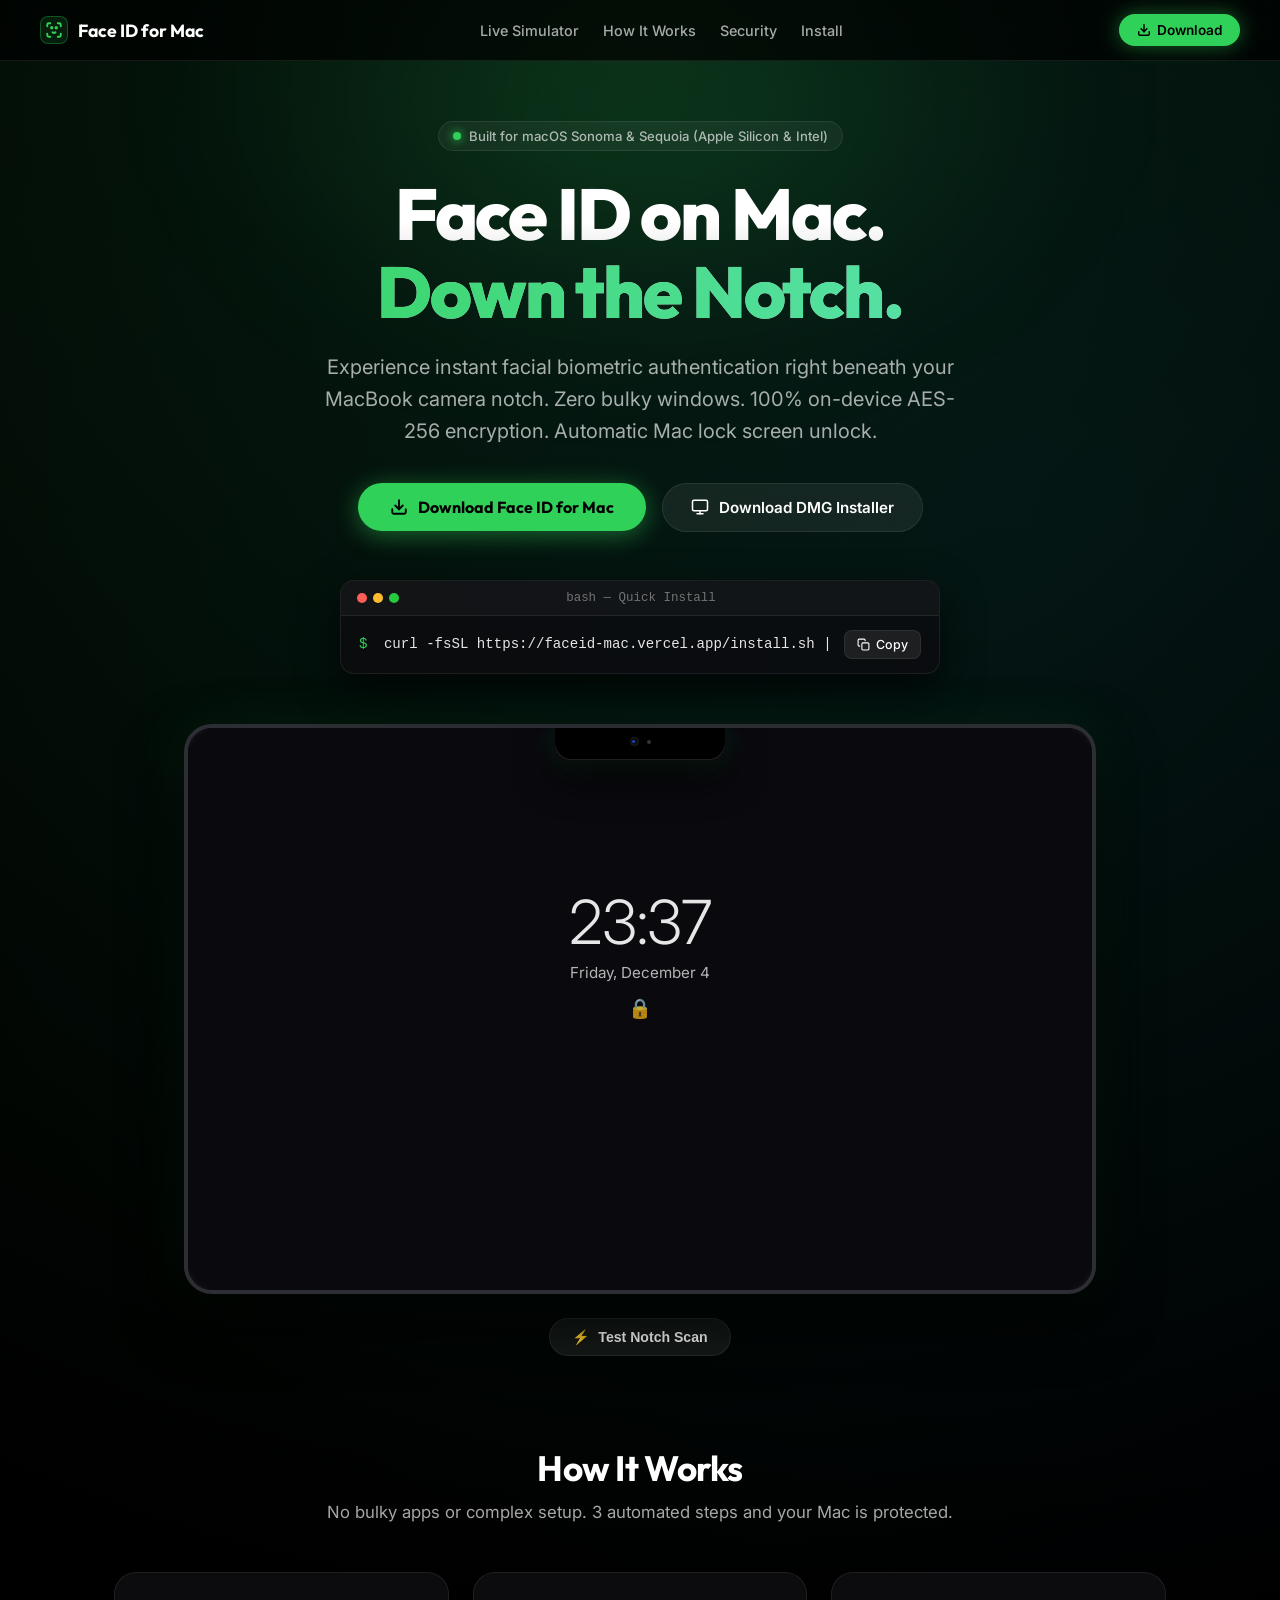
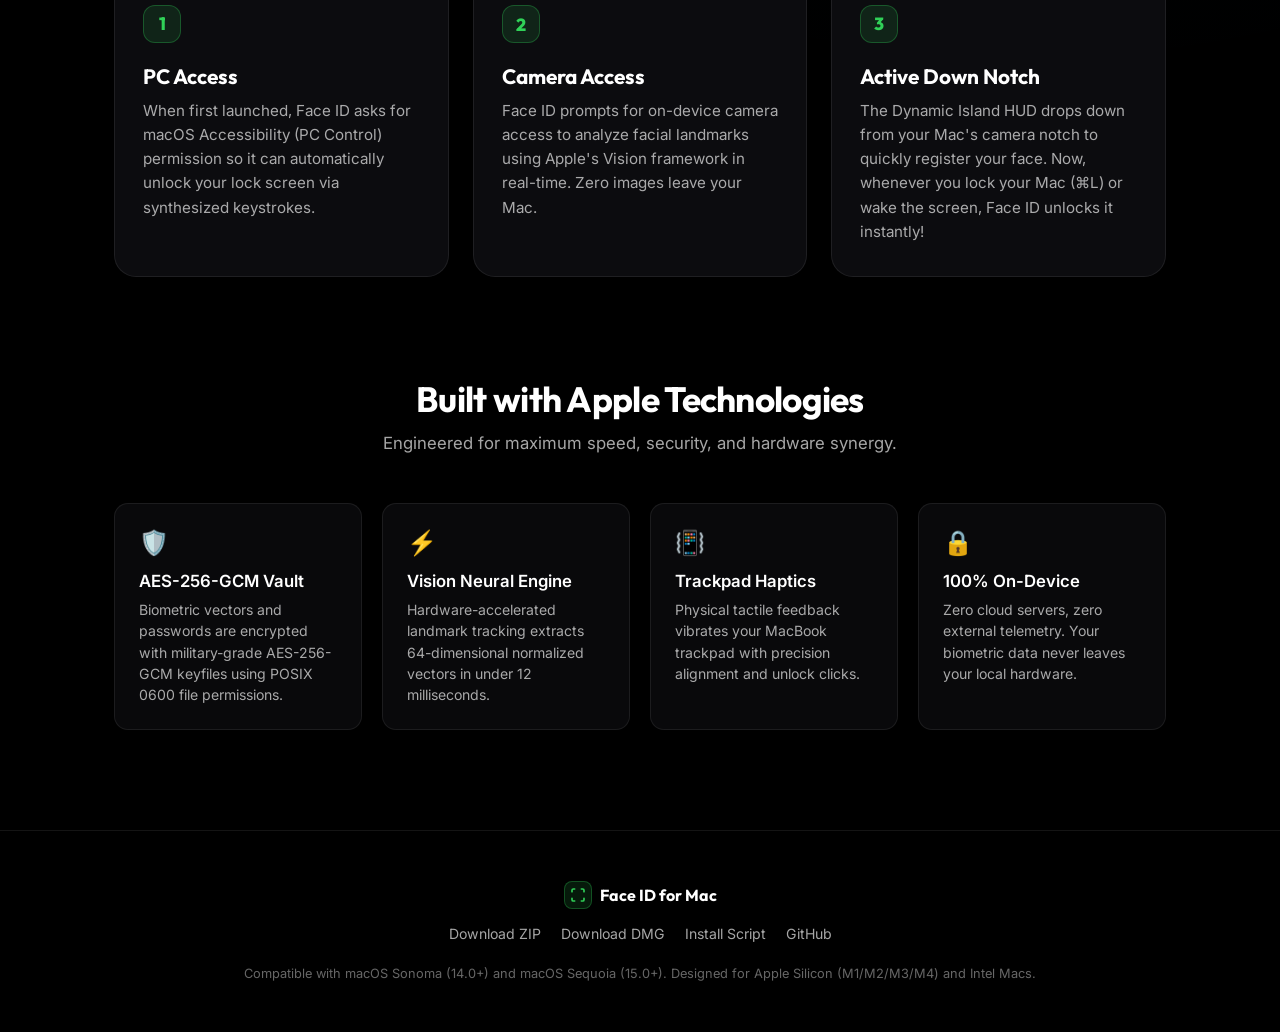
<file: index.html>
<!DOCTYPE html>
<html lang="en">
<head>
  <meta charset="UTF-8">
  <meta name="viewport" content="width=device-width, initial-scale=1.0">
  <title>Apple Face ID for Mac | Your Face. Your Access. Down The Notch.</title>
  <meta name="description" content="Native facial biometric recognition for macOS right beneath your camera notch. Automatic lock screen unlock, on-device AES-256-GCM encryption, and spring physics Dynamic Island HUD.">
  <meta name="theme-color" content="#000000">

  <!-- Google Fonts -->
  <link rel="preconnect" href="https://fonts.googleapis.com">
  <link rel="preconnect" href="https://fonts.gstatic.com" crossorigin>
  <link href="https://fonts.googleapis.com/css2?family=Inter:wght@400;500;600;700&family=Outfit:wght@500;600;700;800&display=swap" rel="stylesheet">

  <link rel="stylesheet" href="styles.css">
</head>
<body>
  <div class="ambient-glow"></div>

  <!-- Navigation Bar -->
  <header class="site-header">
    <div class="nav-container">
      <a href="#" class="nav-logo" id="logoLink">
        <div class="logo-icon">
          <svg width="18" height="18" viewBox="0 0 24 24" fill="none" stroke="currentColor" stroke-width="2.5" stroke-linecap="round" stroke-linejoin="round">
            <path d="M3 7V5a2 2 0 0 1 2-2h2"></path>
            <path d="M17 3h2a2 2 0 0 1 2 2v2"></path>
            <path d="M21 17v2a2 2 0 0 1-2 2h-2"></path>
            <path d="M7 21H5a2 2 0 0 1-2-2v-2"></path>
            <circle cx="9" cy="9" r="1"></circle>
            <circle cx="15" cy="9" r="1"></circle>
            <path d="M10 15c.5.5 1.5 1 2 1s1.5-.5 2-1"></path>
          </svg>
        </div>
        <span>Face ID for Mac</span>
      </a>

      <ul class="nav-links">
        <li><a href="#simulator">Live Simulator</a></li>
        <li><a href="#how-it-works">How It Works</a></li>
        <li><a href="#security">Security</a></li>
        <li><a href="#terminal">Install</a></li>
      </ul>

      <a href="/downloads/FaceIDMac.zip" class="nav-btn" id="navDownloadBtn">
        <svg width="14" height="14" viewBox="0 0 24 24" fill="none" stroke="currentColor" stroke-width="2.5" stroke-linecap="round" stroke-linejoin="round">
          <path d="M21 15v4a2 2 0 0 1-2 2H5a2 2 0 0 1-2-2v-4"></path>
          <polyline points="7 10 12 15 17 10"></polyline>
          <line x1="12" y1="15" x2="12" y2="3"></line>
        </svg>
        <span>Download</span>
      </a>
    </div>
  </header>

  <!-- Hero Section -->
  <main>
    <section class="hero">
      <div class="badge">
        <span class="badge-dot"></span>
        <span>Built for macOS Sonoma &amp; Sequoia (Apple Silicon &amp; Intel)</span>
      </div>

      <h1>
        Face ID on Mac.
        <span class="hero-highlight">Down the Notch.</span>
      </h1>

      <p>
        Experience instant facial biometric authentication right beneath your MacBook camera notch. 
        Zero bulky windows. 100% on-device AES-256 encryption. Automatic Mac lock screen unlock.
      </p>

      <!-- Primary Call-to-Actions -->
      <div class="cta-group">
        <a href="/downloads/FaceIDMac.zip" class="btn-primary" id="heroDownloadZip">
          <svg width="18" height="18" viewBox="0 0 24 24" fill="none" stroke="currentColor" stroke-width="2.5" stroke-linecap="round" stroke-linejoin="round">
            <path d="M21 15v4a2 2 0 0 1-2 2H5a2 2 0 0 1-2-2v-4"></path>
            <polyline points="7 10 12 15 17 10"></polyline>
            <line x1="12" y1="15" x2="12" y2="3"></line>
          </svg>
          <span>Download Face ID for Mac</span>
        </a>

        <a href="/downloads/Face ID for Mac.dmg" class="btn-secondary" id="heroDownloadDmg">
          <svg width="18" height="18" viewBox="0 0 24 24" fill="none" stroke="currentColor" stroke-width="2" stroke-linecap="round" stroke-linejoin="round">
            <rect x="2" y="3" width="20" height="14" rx="2" ry="2"></rect>
            <line x1="8" y1="21" x2="16" y2="21"></line>
            <line x1="12" y1="17" x2="12" y2="21"></line>
          </svg>
          <span>Download DMG Installer</span>
        </a>
      </div>

      <!-- One-Click Terminal Install Card -->
      <div class="terminal-card" id="terminal">
        <div class="terminal-header">
          <div class="terminal-dots">
            <div class="dot dot-red"></div>
            <div class="dot dot-yellow"></div>
            <div class="dot dot-green"></div>
          </div>
          <div class="terminal-title">bash — Quick Install</div>
          <div style="width: 40px;"></div>
        </div>
        <div class="terminal-body">
          <div class="terminal-cmd">
            <span class="terminal-prompt">$</span>
            <span id="terminalCmdText">curl -fsSL https://faceid-mac.vercel.app/install.sh | bash</span>
          </div>
          <button class="copy-btn" id="copyCmdBtn" title="Copy command to clipboard">
            <svg width="13" height="13" viewBox="0 0 24 24" fill="none" stroke="currentColor" stroke-width="2" stroke-linecap="round" stroke-linejoin="round">
              <rect x="9" y="9" width="13" height="13" rx="2" ry="2"></rect>
              <path d="M5 15H4a2 2 0 0 1-2-2V4a2 2 0 0 1 2-2h9a2 2 0 0 1 2 2v1"></path>
            </svg>
            <span>Copy</span>
          </button>
        </div>
      </div>
    </section>

    <!-- Interactive MacBook Notch Simulator -->
    <section class="simulator-section" id="simulator">
      <div class="macbook-bezel">
        <div class="macbook-screen">
          <div class="screen-tint"></div>

          <!-- Physical Camera Notch -->
          <div class="notch-housing">
            <div class="camera-lens"></div>
            <div class="camera-led" id="cameraLed"></div>
          </div>

          <!-- Dynamic Island HUD Drop-Down -->
          <div class="dynamic-island" id="dynamicIsland">
            <div class="island-inner">
              <!-- Mini Scanner Viewfinder -->
              <div class="island-scanner">
                <div class="reticle-brackets"></div>
                <div class="laser-beam"></div>
              </div>

              <!-- Details & Progress Column -->
              <div class="island-details">
                <div class="island-title" id="islandTitle">Face ID</div>
                <div class="island-subtitle" id="islandSubtitle">Looking for you…</div>
                <div class="island-progress-bar">
                  <div class="island-progress-fill" id="islandProgress"></div>
                </div>
              </div>

              <!-- Verified Morph Content -->
              <div class="verified-ui">
                <div class="verified-icon">✓</div>
                <div>
                  <div class="verified-text-title">Face ID Verified</div>
                  <div class="verified-text-sub">Mac Unlocked</div>
                </div>
              </div>
            </div>
          </div>

          <!-- Lock Screen Time & Padlock -->
          <div class="lockscreen-content">
            <div class="lock-time" id="lockTime">10:24</div>
            <div class="lock-date" id="lockDate">Sunday, September 13</div>
            <div class="lock-padlock" id="lockPadlock">&#128274;</div>
          </div>
        </div>
      </div>

      <div class="sim-controls">
        <button class="sim-btn" id="testScanBtn">
          <span>⚡</span>
          <span>Test Notch Scan</span>
        </button>
      </div>
    </section>

    <!-- 3-Step Frictionless Flow -->
    <section class="steps-section" id="how-it-works">
      <div class="section-header">
        <h2>How It Works</h2>
        <p>No bulky apps or complex setup. 3 automated steps and your Mac is protected.</p>
      </div>

      <div class="steps-grid">
        <div class="step-card">
          <div class="step-number">1</div>
          <h3>PC Access</h3>
          <p>
            When first launched, Face ID asks for macOS Accessibility (PC Control) permission so it can automatically unlock your lock screen via synthesized keystrokes.
          </p>
        </div>

        <div class="step-card">
          <div class="step-number">2</div>
          <h3>Camera Access</h3>
          <p>
            Face ID prompts for on-device camera access to analyze facial landmarks using Apple's Vision framework in real-time. Zero images leave your Mac.
          </p>
        </div>

        <div class="step-card">
          <div class="step-number">3</div>
          <h3>Active Down Notch</h3>
          <p>
            The Dynamic Island HUD drops down from your Mac's camera notch to quickly register your face. Now, whenever you lock your Mac (⌘L) or wake the screen, Face ID unlocks it instantly!
          </p>
        </div>
      </div>
    </section>

    <!-- Security & Architecture -->
    <section class="features-section" id="security">
      <div class="section-header">
        <h2>Built with Apple Technologies</h2>
        <p>Engineered for maximum speed, security, and hardware synergy.</p>
      </div>

      <div class="features-grid">
        <div class="feature-card">
          <div class="feature-icon">🛡️</div>
          <h4>AES-256-GCM Vault</h4>
          <p>Biometric vectors and passwords are encrypted with military-grade AES-256-GCM keyfiles using POSIX 0600 file permissions.</p>
        </div>

        <div class="feature-card">
          <div class="feature-icon">⚡</div>
          <h4>Vision Neural Engine</h4>
          <p>Hardware-accelerated landmark tracking extracts 64-dimensional normalized vectors in under 12 milliseconds.</p>
        </div>

        <div class="feature-card">
          <div class="feature-icon">📳</div>
          <h4>Trackpad Haptics</h4>
          <p>Physical tactile feedback vibrates your MacBook trackpad with precision alignment and unlock clicks.</p>
        </div>

        <div class="feature-card">
          <div class="feature-icon">🔒</div>
          <h4>100% On-Device</h4>
          <p>Zero cloud servers, zero external telemetry. Your biometric data never leaves your local hardware.</p>
        </div>
      </div>
    </section>
  </main>

  <!-- Footer -->
  <footer class="site-footer">
    <div class="footer-content">
      <a href="#" class="footer-logo">
        <div class="logo-icon">
          <svg width="16" height="16" viewBox="0 0 24 24" fill="none" stroke="currentColor" stroke-width="2.5" stroke-linecap="round" stroke-linejoin="round">
            <path d="M3 7V5a2 2 0 0 1 2-2h2"></path>
            <path d="M17 3h2a2 2 0 0 1 2 2v2"></path>
            <path d="M21 17v2a2 2 0 0 1-2 2h-2"></path>
            <path d="M7 21H5a2 2 0 0 1-2-2v-2"></path>
          </svg>
        </div>
        <span>Face ID for Mac</span>
      </a>

      <div class="footer-links">
        <a href="/downloads/FaceIDMac.zip">Download ZIP</a>
        <a href="/downloads/Face ID for Mac.dmg">Download DMG</a>
        <a href="/install.sh">Install Script</a>
        <a href="https://github.com" target="_blank" rel="noopener">GitHub</a>
      </div>

      <p class="footer-note">
        Compatible with macOS Sonoma (14.0+) and macOS Sequoia (15.0+). Designed for Apple Silicon (M1/M2/M3/M4) and Intel Macs.
      </p>
    </div>
  </footer>

  <script src="app.js"></script>
</body>
</html>
</file>
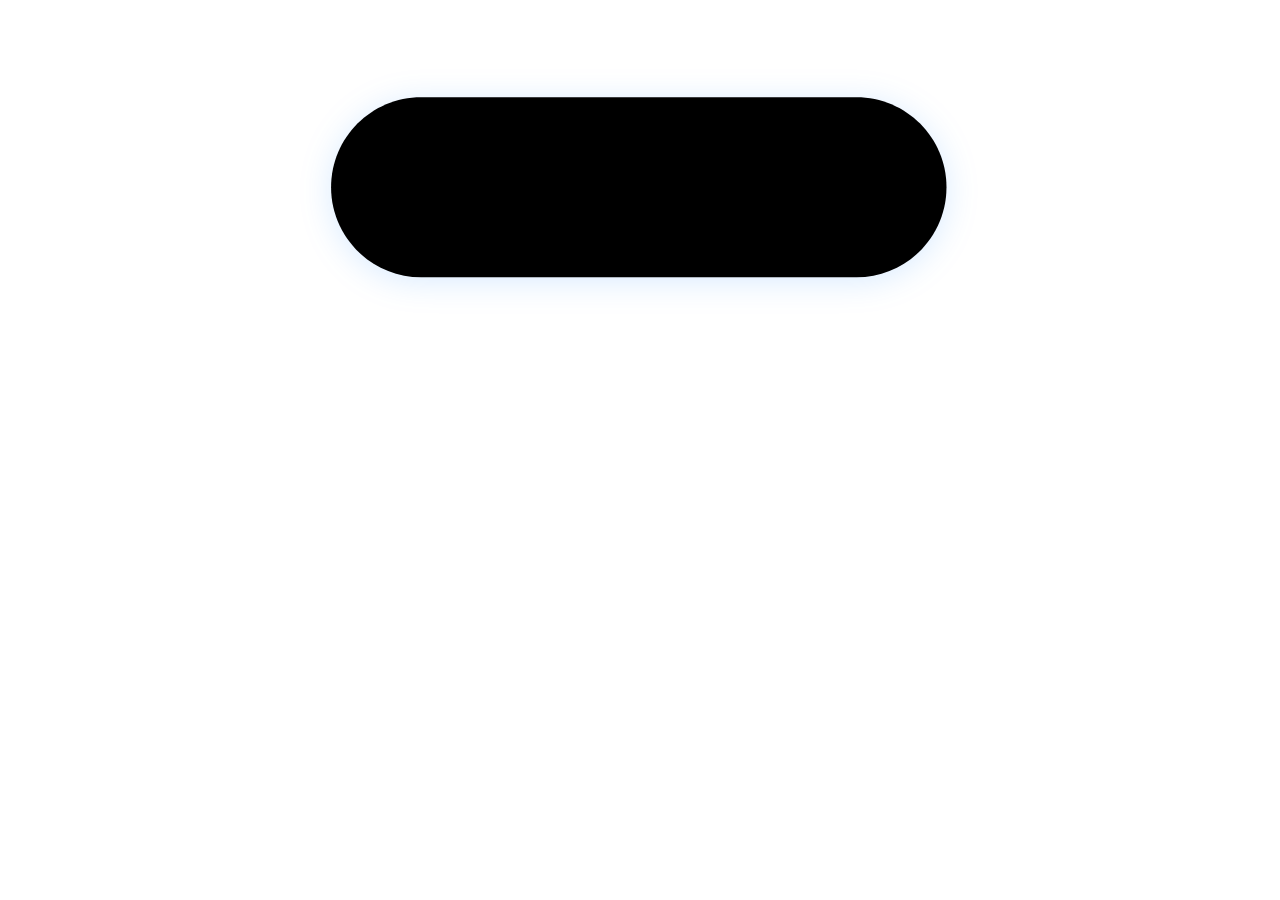
<file: Sources/FaceIDMac/Resources/player.html>
<!DOCTYPE html>
<html lang="en">
<head>
    <meta charset="UTF-8">
    <meta name="viewport" content="width=device-width, initial-scale=1.0">
    <title>Face ID Player</title>
    <style>
        * {
            box-sizing: border-box;
            margin: 0;
            padding: 0;
            user-select: none;
            -webkit-user-select: none;
        }
        html, body {
            width: 100%;
            height: 100%;
            background: transparent !important;
            overflow: hidden;
            display: flex;
            align-items: center;
            justify-content: center;
        }
        #lottie-container {
            width: 100%;
            height: 100%;
            display: flex;
            align-items: center;
            justify-content: center;
            transition: transform 0.25s cubic-bezier(0.2, 0.8, 0.2, 1);
        }
        #lottie-container.shake {
            animation: appleShake 0.45s cubic-bezier(0.36, 0.07, 0.19, 0.97) both;
        }
        @keyframes appleShake {
            10%, 90% { transform: translate3d(-3px, 0, 0); }
            20%, 80% { transform: translate3d(5px, 0, 0); }
            30%, 50%, 70% { transform: translate3d(-6px, 0, 0); }
            40%, 60% { transform: translate3d(6px, 0, 0); }
        }
        svg {
            width: 100% !important;
            height: 100% !important;
            filter: drop-shadow(0 4px 16px rgba(0, 122, 255, 0.15));
        }
    </style>
    <script src="lottie.min.js"></script>
</head>
<body>
    <div id="lottie-container"></div>

    <script>
        let anim = null;
        let currentState = 'idle';
        const container = document.getElementById('lottie-container');

        function notifySwift(message) {
            try {
                if (window.webkit && window.webkit.messageHandlers && window.webkit.messageHandlers.faceIDBridge) {
                    window.webkit.messageHandlers.faceIDBridge.postMessage(message);
                }
            } catch (e) {
                console.error("Swift bridge error:", e);
            }
        }

        fetch('AppleFaceID.json')
            .then(res => res.json())
            .then(animationData => {
                anim = lottie.loadAnimation({
                    container: container,
                    renderer: 'svg',
                    loop: false,
                    autoplay: false,
                    animationData: animationData
                });

                anim.addEventListener('DOMLoaded', () => {
                    notifySwift({ event: 'ready' });
                    setVisualState('idle');
                });

                anim.addEventListener('complete', () => {
                    notifySwift({ event: 'complete', state: currentState });
                });
            })
            .catch(err => {
                console.error("Failed to load animation:", err);
                notifySwift({ event: 'error', message: err.toString() });
            });

        function setVisualState(state) {
            if (!anim) return;
            currentState = state;
            container.classList.remove('shake');

            switch (state) {
                case 'idle':
                    // Static / subtle neutral face
                    anim.loop = false;
                    anim.setSpeed(1.0);
                    anim.goToAndStop(15, true);
                    break;

                case 'searching':
                    // Subtle search pulse
                    anim.loop = true;
                    anim.setSpeed(1.0);
                    anim.playSegments([15, 60], true);
                    break;

                case 'scanning':
                    // Active scanning with spinning circles
                    anim.loop = true;
                    anim.setSpeed(1.25);
                    anim.playSegments([25, 75], true);
                    break;

                case 'success':
                    // Morph to checkmark tick and stay
                    anim.loop = false;
                    anim.setSpeed(1.15);
                    anim.playSegments([75, 115], true);
                    break;

                case 'failure':
                    // Shake container and reset to idle
                    container.classList.add('shake');
                    anim.loop = false;
                    anim.goToAndStop(15, true);
                    setTimeout(() => {
                        container.classList.remove('shake');
                    }, 500);
                    break;

                case 'play_full':
                    // Play the entire sequence
                    anim.loop = false;
                    anim.setSpeed(1.0);
                    anim.playSegments([0, 115], true);
                    break;

                default:
                    anim.goToAndStop(15, true);
                    break;
            }
        }

        // Direct method calls
        function play() { if (anim) anim.play(); }
        function pause() { if (anim) anim.pause(); }
        function reset() { setVisualState('idle'); }
    </script>
</body>
</html>
</file>
<file: styles.css>
/* ==========================================================
   Apple Face ID for Mac - Modern Design System
   Aesthetics: Deep Dark Mode, Glassmorphism, Apple Green Glow
   ========================================================== */

:root {
  --bg-primary: #000000;
  --bg-secondary: #0a0a0c;
  --bg-card: rgba(18, 18, 22, 0.7);
  --bg-card-hover: rgba(28, 28, 34, 0.85);
  --border-subtle: rgba(255, 255, 255, 0.08);
  --border-glow: rgba(48, 209, 88, 0.3);
  
  --apple-green: #30d158;
  --apple-green-glow: rgba(48, 209, 88, 0.45);
  --apple-green-soft: rgba(48, 209, 88, 0.12);
  --apple-blue: #0a84ff;
  
  --text-primary: #ffffff;
  --text-secondary: rgba(255, 255, 255, 0.65);
  --text-muted: rgba(255, 255, 255, 0.4);
  
  --font-display: 'Outfit', -apple-system, BlinkMacSystemFont, 'SF Pro Display', sans-serif;
  --font-body: 'Inter', -apple-system, BlinkMacSystemFont, 'SF Pro Text', sans-serif;
  --font-mono: 'SF Mono', Monaco, Menlo, Consolas, monospace;
  
  --radius-sm: 8px;
  --radius-md: 14px;
  --radius-lg: 22px;
  --radius-pill: 9999px;
  
  --spring-easing: cubic-bezier(0.175, 0.885, 0.32, 1.275);
  --smooth-easing: cubic-bezier(0.16, 1, 0.3, 1);
}

* {
  box-sizing: border-box;
  margin: 0;
  padding: 0;
}

html {
  scroll-behavior: smooth;
  background-color: var(--bg-primary);
  color: var(--text-primary);
  font-family: var(--font-body);
  -webkit-font-smoothing: antialiased;
}

body {
  overflow-x: hidden;
  min-height: 100vh;
  background: radial-gradient(circle at 50% 0%, rgba(48, 209, 88, 0.12) 0%, transparent 60%),
              radial-gradient(circle at 80% 20%, rgba(10, 132, 255, 0.06) 0%, transparent 50%),
              var(--bg-primary);
  position: relative;
}

/* Background grid glow */
.ambient-glow {
  position: absolute;
  top: -150px;
  left: 50%;
  transform: translateX(-50%);
  width: 900px;
  height: 500px;
  background: radial-gradient(ellipse, rgba(48, 209, 88, 0.18) 0%, rgba(48, 209, 88, 0) 70%);
  filter: blur(80px);
  pointer-events: none;
  z-index: 0;
}

/* ==========================================================
   Navigation Bar
   ========================================================== */
.site-header {
  position: sticky;
  top: 0;
  z-index: 100;
  backdrop-filter: blur(20px);
  -webkit-backdrop-filter: blur(20px);
  background: rgba(0, 0, 0, 0.7);
  border-bottom: 1px solid var(--border-subtle);
  padding: 14px 24px;
}

.nav-container {
  max-width: 1200px;
  margin: 0 auto;
  display: flex;
  align-items: center;
  justify-content: space-between;
}

.nav-logo {
  display: flex;
  align-items: center;
  gap: 10px;
  text-decoration: none;
  color: var(--text-primary);
  font-weight: 700;
  font-family: var(--font-display);
  font-size: 1.1rem;
}

.logo-icon {
  width: 28px;
  height: 28px;
  display: flex;
  align-items: center;
  justify-content: center;
  background: var(--apple-green-soft);
  border: 1px solid var(--border-glow);
  border-radius: 8px;
  color: var(--apple-green);
}

.nav-links {
  display: flex;
  align-items: center;
  gap: 24px;
  list-style: none;
}

.nav-links a {
  text-decoration: none;
  color: var(--text-secondary);
  font-size: 0.9rem;
  font-weight: 500;
  transition: color 0.2s ease;
}

.nav-links a:hover {
  color: var(--text-primary);
}

.nav-btn {
  display: inline-flex;
  align-items: center;
  gap: 6px;
  padding: 8px 18px;
  background: var(--apple-green);
  color: #000;
  font-weight: 600;
  font-size: 0.85rem;
  border-radius: var(--radius-pill);
  text-decoration: none;
  transition: transform 0.2s var(--spring-easing), box-shadow 0.2s ease;
  box-shadow: 0 0 20px var(--apple-green-glow);
}

.nav-btn:hover {
  transform: scale(1.04);
  box-shadow: 0 0 30px rgba(48, 209, 88, 0.7);
}

/* ==========================================================
   Hero Section
   ========================================================== */
.hero {
  max-width: 1100px;
  margin: 60px auto 40px;
  padding: 0 24px;
  text-align: center;
  position: relative;
  z-index: 1;
}

.badge {
  display: inline-flex;
  align-items: center;
  gap: 8px;
  padding: 6px 14px;
  border-radius: var(--radius-pill);
  background: rgba(255, 255, 255, 0.05);
  border: 1px solid var(--border-subtle);
  font-size: 0.82rem;
  font-weight: 500;
  color: var(--text-secondary);
  margin-bottom: 24px;
  backdrop-filter: blur(10px);
}

.badge-dot {
  width: 8px;
  height: 8px;
  border-radius: 50%;
  background: var(--apple-green);
  box-shadow: 0 0 10px var(--apple-green);
}

.hero h1 {
  font-family: var(--font-display);
  font-size: clamp(2.8rem, 6vw, 4.5rem);
  font-weight: 800;
  line-height: 1.08;
  letter-spacing: -0.03em;
  margin-bottom: 20px;
  background: linear-gradient(180deg, #ffffff 30%, rgba(255, 255, 255, 0.7) 100%);
  -webkit-background-clip: text;
  -webkit-text-fill-color: transparent;
}

.hero-highlight {
  background: linear-gradient(90deg, #30d158 0%, #63e6be 100%);
  -webkit-background-clip: text;
  -webkit-text-fill-color: transparent;
  display: block;
}

.hero p {
  font-size: clamp(1.05rem, 2vw, 1.25rem);
  color: var(--text-secondary);
  max-width: 640px;
  margin: 0 auto 36px;
  line-height: 1.6;
}

/* Hero CTA Group */
.cta-group {
  display: flex;
  align-items: center;
  justify-content: center;
  gap: 16px;
  flex-wrap: wrap;
  margin-bottom: 48px;
}

.btn-primary {
  display: inline-flex;
  align-items: center;
  gap: 10px;
  padding: 14px 32px;
  border-radius: var(--radius-pill);
  background: var(--apple-green);
  color: #000;
  font-family: var(--font-display);
  font-weight: 700;
  font-size: 1rem;
  text-decoration: none;
  box-shadow: 0 4px 24px var(--apple-green-glow);
  transition: all 0.25s var(--spring-easing);
  cursor: pointer;
  border: none;
}

.btn-primary:hover {
  transform: translateY(-2px) scale(1.03);
  box-shadow: 0 8px 36px rgba(48, 209, 88, 0.7);
}

.btn-secondary {
  display: inline-flex;
  align-items: center;
  gap: 10px;
  padding: 14px 28px;
  border-radius: var(--radius-pill);
  background: rgba(255, 255, 255, 0.07);
  border: 1px solid var(--border-subtle);
  color: var(--text-primary);
  font-weight: 600;
  font-size: 0.95rem;
  text-decoration: none;
  backdrop-filter: blur(12px);
  transition: all 0.2s ease;
  cursor: pointer;
}

.btn-secondary:hover {
  background: rgba(255, 255, 255, 0.12);
  border-color: rgba(255, 255, 255, 0.2);
  transform: translateY(-2px);
}

/* ==========================================================
   Terminal Install Card
   ========================================================== */
.terminal-card {
  max-width: 600px;
  margin: 0 auto 50px;
  background: rgba(12, 12, 16, 0.85);
  border: 1px solid var(--border-subtle);
  border-radius: var(--radius-md);
  box-shadow: 0 16px 40px rgba(0, 0, 0, 0.7);
  overflow: hidden;
  text-align: left;
}

.terminal-header {
  display: flex;
  align-items: center;
  justify-content: space-between;
  padding: 10px 16px;
  background: rgba(255, 255, 255, 0.03);
  border-bottom: 1px solid var(--border-subtle);
}

.terminal-dots {
  display: flex;
  gap: 6px;
}

.dot {
  width: 10px;
  height: 10px;
  border-radius: 50%;
}

.dot-red { background: #ff5f56; }
.dot-yellow { background: #ffbd2e; }
.dot-green { background: #27c93f; }

.terminal-title {
  font-size: 0.78rem;
  color: var(--text-muted);
  font-family: var(--font-mono);
}

.terminal-body {
  display: flex;
  align-items: center;
  justify-content: space-between;
  padding: 14px 18px;
  font-family: var(--font-mono);
  font-size: 0.88rem;
  gap: 12px;
}

.terminal-cmd {
  color: #e6e6e6;
  overflow-x: auto;
  white-space: nowrap;
}

.terminal-prompt {
  color: var(--apple-green);
  user-select: none;
  margin-right: 8px;
}

.copy-btn {
  background: rgba(255, 255, 255, 0.08);
  border: 1px solid var(--border-subtle);
  color: var(--text-primary);
  border-radius: var(--radius-sm);
  padding: 6px 12px;
  font-size: 0.78rem;
  font-family: var(--font-body);
  font-weight: 500;
  cursor: pointer;
  display: flex;
  align-items: center;
  gap: 6px;
  transition: all 0.2s ease;
  flex-shrink: 0;
}

.copy-btn:hover {
  background: var(--apple-green);
  color: #000;
  border-color: var(--apple-green);
}

/* ==========================================================
   MacBook Notch Simulator Section
   ========================================================== */
.simulator-section {
  max-width: 960px;
  margin: 0 auto 90px;
  padding: 0 24px;
}

.macbook-bezel {
  position: relative;
  background: #18181c;
  border-radius: 28px;
  border: 4px solid #2d2d34;
  box-shadow: 0 24px 60px rgba(0, 0, 0, 0.9), 0 0 50px rgba(48, 209, 88, 0.1);
  overflow: hidden;
  aspect-ratio: 16 / 10;
  display: flex;
  flex-direction: column;
}

/* Physical Screen Area */
.macbook-screen {
  flex: 1;
  position: relative;
  background: url('https://images.unsplash.com/photo-1618005182384-a83a8bd57fbe?auto=format&fit=crop&w=1600&q=80') center/cover no-repeat, #0d0d12;
  display: flex;
  flex-direction: column;
  align-items: center;
}

/* Screen overlay tint */
.screen-tint {
  position: absolute;
  inset: 0;
  background: rgba(5, 5, 10, 0.4);
  backdrop-filter: blur(2px);
  z-index: 1;
}

/* Top Notch Center Housing */
.notch-housing {
  position: relative;
  width: 170px;
  height: 28px;
  background: #000000;
  border-bottom-left-radius: 14px;
  border-bottom-right-radius: 14px;
  display: flex;
  align-items: center;
  justify-content: center;
  gap: 8px;
  z-index: 20;
}

.camera-lens {
  width: 9px;
  height: 9px;
  background: #111;
  border-radius: 50%;
  border: 1.5px solid #222;
  box-shadow: inset 0 0 3px #000;
  position: relative;
}

.camera-lens::after {
  content: '';
  position: absolute;
  top: 1.5px;
  left: 1.5px;
  width: 3px;
  height: 3px;
  background: rgba(30, 80, 255, 0.8);
  border-radius: 50%;
}

.camera-led {
  width: 4px;
  height: 4px;
  border-radius: 50%;
  background: #333;
  transition: background 0.3s ease, box-shadow 0.3s ease;
}

.camera-led.active {
  background: var(--apple-green);
  box-shadow: 0 0 6px var(--apple-green);
}

/* Dynamic Island Drop-Down Pill */
.dynamic-island {
  position: absolute;
  top: 0;
  left: 50%;
  transform: translateX(-50%);
  background: rgba(0, 0, 0, 0.95);
  border: 1.5px solid rgba(255, 255, 255, 0.12);
  border-radius: 24px;
  box-shadow: 0 14px 40px rgba(0, 0, 0, 0.8), 0 0 30px rgba(48, 209, 88, 0.2);
  z-index: 15;
  transition: all 0.45s var(--spring-easing);
  overflow: hidden;
  display: flex;
  align-items: center;
  justify-content: center;
  padding: 12px 18px;
  width: 170px;
  height: 32px;
}

/* Scanning Expansion State */
.dynamic-island.scanning {
  width: 340px;
  height: 110px;
  border-color: rgba(48, 209, 88, 0.5);
  box-shadow: 0 16px 45px rgba(0, 0, 0, 0.9), 0 0 35px var(--apple-green-glow);
}

/* Verified Morph State */
.dynamic-island.verified {
  width: 250px;
  height: 48px;
  border-color: var(--apple-green);
  box-shadow: 0 8px 30px var(--apple-green-glow);
}

.island-inner {
  width: 100%;
  height: 100%;
  display: flex;
  align-items: center;
  justify-content: space-between;
}

/* Mini viewfinder inside notch */
.island-scanner {
  position: relative;
  width: 90px;
  height: 80px;
  background: #000;
  border-radius: 12px;
  overflow: hidden;
  border: 1px solid rgba(255, 255, 255, 0.1);
  display: none;
}

.dynamic-island.scanning .island-scanner {
  display: flex;
  align-items: center;
  justify-content: center;
}

.reticle-brackets {
  position: absolute;
  inset: 10px;
  border: 2px solid var(--apple-green);
  border-radius: 8px;
  clip-path: polygon(
    0 0, 30% 0, 30% 2px, 0 2px, 0 30%, 2px 30%, 2px 0,
    70% 0, 100% 0, 100% 30%, 98% 30%, 98% 2px, 70% 2px, 70% 0,
    100% 70%, 100% 100%, 70% 100%, 70% 98%, 98% 98%, 98% 70%, 100% 70%,
    0 70%, 2px 70%, 2px 98%, 30% 98%, 30% 100%, 0 100%, 0 70%
  );
  box-shadow: 0 0 10px var(--apple-green);
}

.laser-beam {
  position: absolute;
  left: 0;
  right: 0;
  height: 2px;
  background: var(--apple-green);
  box-shadow: 0 0 8px var(--apple-green);
  animation: laserSweep 1.2s infinite alternate ease-in-out;
}

@keyframes laserSweep {
  0% { top: 12px; opacity: 0.3; }
  50% { opacity: 1; }
  100% { top: 66px; opacity: 0.3; }
}

.island-details {
  flex: 1;
  margin-left: 14px;
  display: none;
  flex-direction: column;
  gap: 4px;
}

.dynamic-island.scanning .island-details {
  display: flex;
}

.island-title {
  font-size: 0.85rem;
  font-weight: 700;
  color: #fff;
}

.island-subtitle {
  font-size: 0.72rem;
  color: var(--text-secondary);
}

.island-progress-bar {
  width: 100%;
  height: 4px;
  background: rgba(255, 255, 255, 0.12);
  border-radius: 2px;
  margin-top: 4px;
  overflow: hidden;
}

.island-progress-fill {
  width: 0%;
  height: 100%;
  background: var(--apple-green);
  box-shadow: 0 0 6px var(--apple-green);
  transition: width 0.15s ease;
}

/* Verified State UI */
.verified-ui {
  display: none;
  align-items: center;
  gap: 10px;
  width: 100%;
}

.dynamic-island.verified .verified-ui {
  display: flex;
}

.verified-icon {
  width: 24px;
  height: 24px;
  background: var(--apple-green);
  border-radius: 50%;
  display: flex;
  align-items: center;
  justify-content: center;
  color: #000;
  font-weight: bold;
  font-size: 0.78rem;
  box-shadow: 0 0 12px var(--apple-green);
}

.verified-text-title {
  font-size: 0.82rem;
  font-weight: 700;
  color: #fff;
}

.verified-text-sub {
  font-size: 0.68rem;
  color: var(--apple-green);
  font-weight: 600;
}

/* Center Lock Screen Content */
.lockscreen-content {
  position: absolute;
  top: 40%;
  transform: translateY(-50%);
  display: flex;
  flex-direction: column;
  align-items: center;
  z-index: 2;
  text-align: center;
}

.lock-time {
  font-size: clamp(2.4rem, 5vw, 3.8rem);
  font-weight: 300;
  letter-spacing: -0.02em;
  color: rgba(255, 255, 255, 0.9);
}

.lock-date {
  font-size: 0.95rem;
  color: rgba(255, 255, 255, 0.7);
  margin-top: 4px;
}

.lock-padlock {
  margin-top: 14px;
  font-size: 1.2rem;
  color: rgba(255, 255, 255, 0.8);
  transition: transform 0.3s ease;
}

.lock-padlock.unlocked {
  color: var(--apple-green);
  transform: scale(1.2);
}

/* Interactive Simulator Controls */
.sim-controls {
  margin-top: 24px;
  display: flex;
  align-items: center;
  justify-content: center;
  gap: 14px;
}

.sim-btn {
  background: rgba(255, 255, 255, 0.08);
  border: 1px solid var(--border-subtle);
  color: var(--text-primary);
  border-radius: var(--radius-pill);
  padding: 10px 22px;
  font-weight: 600;
  font-size: 0.88rem;
  cursor: pointer;
  display: inline-flex;
  align-items: center;
  gap: 8px;
  transition: all 0.2s ease;
}

.sim-btn:hover {
  background: rgba(255, 255, 255, 0.15);
  border-color: rgba(255, 255, 255, 0.25);
  transform: translateY(-1px);
}

/* ==========================================================
   3-Step Setup Section
   ========================================================== */
.steps-section {
  max-width: 1100px;
  margin: 0 auto 100px;
  padding: 0 24px;
}

.section-header {
  text-align: center;
  margin-bottom: 50px;
}

.section-header h2 {
  font-family: var(--font-display);
  font-size: 2.2rem;
  font-weight: 700;
  letter-spacing: -0.02em;
  margin-bottom: 12px;
}

.section-header p {
  color: var(--text-secondary);
  font-size: 1.05rem;
}

.steps-grid {
  display: grid;
  grid-template-columns: repeat(auto-fit, minmax(300px, 1fr));
  gap: 24px;
}

.step-card {
  background: var(--bg-card);
  border: 1px solid var(--border-subtle);
  border-radius: var(--radius-lg);
  padding: 32px 28px;
  backdrop-filter: blur(16px);
  position: relative;
  transition: all 0.3s ease;
}

.step-card:hover {
  background: var(--bg-card-hover);
  border-color: var(--border-glow);
  transform: translateY(-4px);
  box-shadow: 0 16px 40px rgba(0, 0, 0, 0.6);
}

.step-number {
  display: inline-flex;
  align-items: center;
  justify-content: center;
  width: 38px;
  height: 38px;
  background: var(--apple-green-soft);
  border: 1px solid var(--border-glow);
  color: var(--apple-green);
  border-radius: 12px;
  font-weight: 800;
  font-family: var(--font-display);
  font-size: 1.1rem;
  margin-bottom: 20px;
}

.step-card h3 {
  font-family: var(--font-display);
  font-size: 1.3rem;
  font-weight: 700;
  margin-bottom: 10px;
}

.step-card p {
  color: var(--text-secondary);
  font-size: 0.95rem;
  line-height: 1.6;
}

/* ==========================================================
   Features / Architecture Grid
   ========================================================== */
.features-section {
  max-width: 1100px;
  margin: 0 auto 100px;
  padding: 0 24px;
}

.features-grid {
  display: grid;
  grid-template-columns: repeat(auto-fit, minmax(240px, 1fr));
  gap: 20px;
}

.feature-card {
  background: rgba(18, 18, 22, 0.5);
  border: 1px solid var(--border-subtle);
  border-radius: var(--radius-md);
  padding: 24px;
  transition: all 0.25s ease;
}

.feature-card:hover {
  border-color: rgba(255, 255, 255, 0.18);
  background: rgba(255, 255, 255, 0.04);
}

.feature-icon {
  font-size: 1.5rem;
  color: var(--apple-green);
  margin-bottom: 14px;
}

.feature-card h4 {
  font-size: 1.05rem;
  font-weight: 600;
  margin-bottom: 8px;
}

.feature-card p {
  font-size: 0.88rem;
  color: var(--text-secondary);
  line-height: 1.5;
}

/* ==========================================================
   Footer
   ========================================================== */
.site-footer {
  border-top: 1px solid var(--border-subtle);
  padding: 50px 24px;
  background: rgba(0, 0, 0, 0.8);
  text-align: center;
}

.footer-content {
  max-width: 800px;
  margin: 0 auto;
}

.footer-logo {
  display: inline-flex;
  align-items: center;
  gap: 8px;
  color: var(--text-primary);
  font-family: var(--font-display);
  font-weight: 700;
  margin-bottom: 16px;
  text-decoration: none;
}

.footer-links {
  display: flex;
  align-items: center;
  justify-content: center;
  gap: 20px;
  margin-bottom: 24px;
}

.footer-links a {
  color: var(--text-secondary);
  font-size: 0.88rem;
  text-decoration: none;
  transition: color 0.2s ease;
}

.footer-links a:hover {
  color: var(--apple-green);
}

.footer-note {
  font-size: 0.8rem;
  color: var(--text-muted);
}

/* Responsive adjustments */
@media (max-width: 768px) {
  .nav-links {
    display: none;
  }
  .macbook-bezel {
    border-radius: 18px;
    border-width: 3px;
  }
}
</file>
